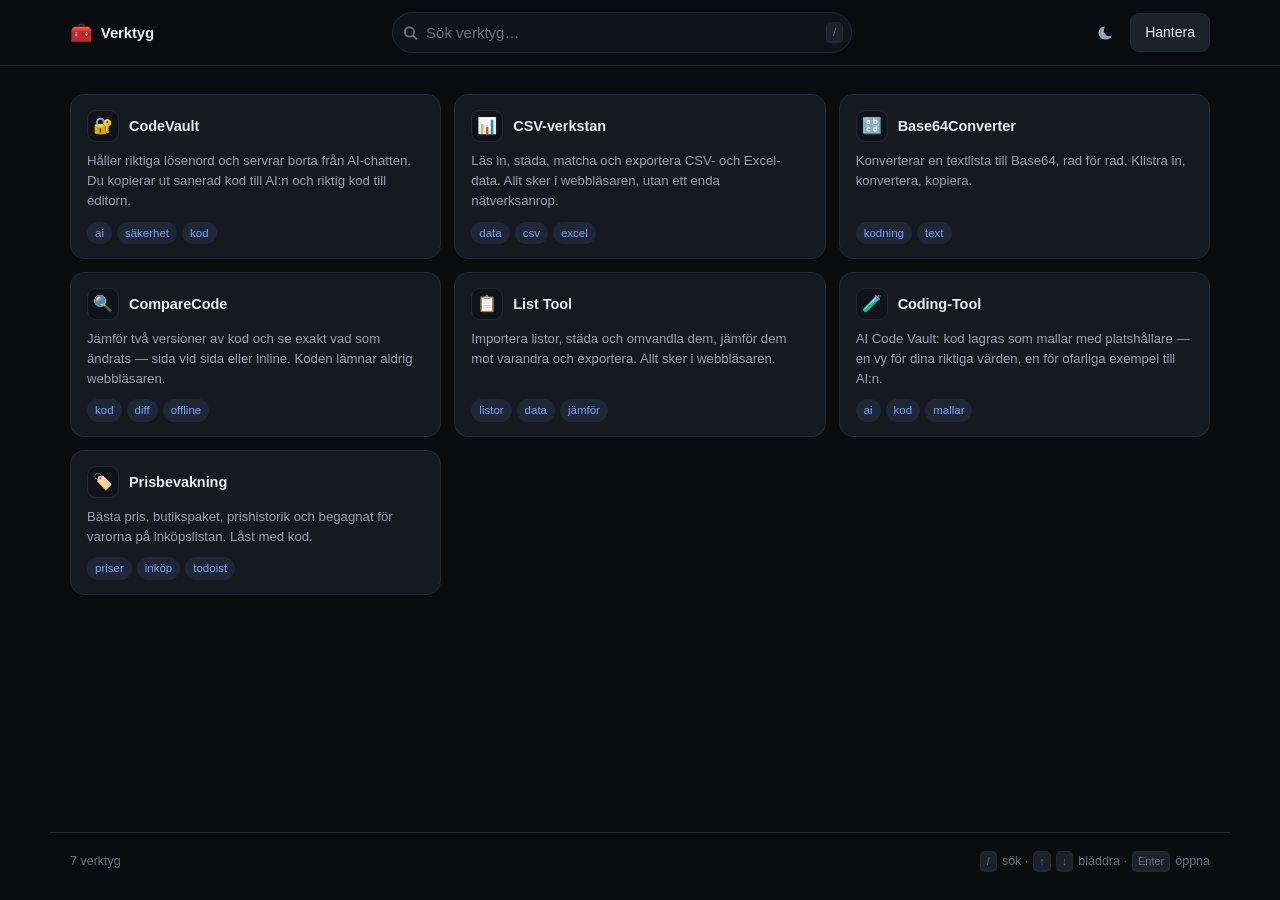
<file: index.html>
<!doctype html>
<html lang="sv" data-theme="dark">
<head>
<meta charset="utf-8">
<meta name="viewport" content="width=device-width, initial-scale=1">
<title>Verktyg</title>
<meta name="description" content="Startsida som samlar och öppnar mina verktyg på GitHub.">
<link rel="icon" href="data:image/svg+xml,<svg xmlns='http://www.w3.org/2000/svg' viewBox='0 0 100 100'><text y='.9em' font-size='90'>🧰</text></svg>">
<link rel="stylesheet" href="assets/theme.css">
<link rel="stylesheet" href="assets/app.css">
<script>
  /* Sätt temat före första målningen så det inte blinkar. */
  try {
    var t = localStorage.getItem('webstart:theme');
    if (t === 'light' || t === 'dark') document.documentElement.dataset.theme = t;
  } catch (e) { /* localStorage kan vara blockerad */ }
</script>
</head>
<body>

<header class="topbar">
  <div class="topbar-inner">
    <a class="brand" href="./">
      <span class="brand-mark" aria-hidden="true">🧰</span>
      <span>Verktyg</span>
    </a>

    <div class="search-wrap">
      <svg class="search-icon" viewBox="0 0 16 16" aria-hidden="true" width="15" height="15">
        <path fill="currentColor" d="M11.74 10.34a6 6 0 1 0-1.4 1.4l3.2 3.2a1 1 0 0 0 1.42-1.42zM7 11a4 4 0 1 1 0-8 4 4 0 0 1 0 8"/>
      </svg>
      <input id="search" class="field search" type="search" placeholder="Sök verktyg…"
             autocomplete="off" spellcheck="false" aria-label="Sök verktyg">
      <kbd class="search-kbd" aria-hidden="true">/</kbd>
    </div>

    <div class="topbar-actions">
      <button id="theme-toggle" class="btn btn-icon" type="button" title="Växla ljust/mörkt tema">
        <span class="visually-hidden">Växla tema</span>
        <svg class="icon-moon" viewBox="0 0 16 16" width="16" height="16" aria-hidden="true">
          <path fill="currentColor" d="M6.2 1.4A6.6 6.6 0 0 0 8 14.5a6.6 6.6 0 0 0 6.2-4.3 5.3 5.3 0 0 1-8-6.2q0-1.4.6-2.6a6.6 6.6 0 0 0-.6 0"/>
        </svg>
        <svg class="icon-sun" viewBox="0 0 16 16" width="16" height="16" aria-hidden="true">
          <path fill="currentColor" d="M8 0a1 1 0 0 1 1 1v1a1 1 0 0 1-2 0V1a1 1 0 0 1 1-1m0 12a1 1 0 0 1 1 1v1a1 1 0 0 1-2 0v-1a1 1 0 0 1 1-1m8-4a1 1 0 0 1-1 1h-1a1 1 0 0 1 0-2h1a1 1 0 0 1 1 1M3 8a1 1 0 0 1-1 1H1a1 1 0 0 1 0-2h1a1 1 0 0 1 1 1m10.7-5.7a1 1 0 0 1 0 1.4l-.7.7a1 1 0 1 1-1.4-1.4l.7-.7a1 1 0 0 1 1.4 0M4.4 11.6a1 1 0 0 1 0 1.4l-.7.7a1 1 0 0 1-1.4-1.4l.7-.7a1 1 0 0 1 1.4 0m9.3 2.1a1 1 0 0 1-1.4 0l-.7-.7a1 1 0 0 1 1.4-1.4l.7.7a1 1 0 0 1 0 1.4M4.4 4.4A1 1 0 0 1 3 4.4l-.7-.7a1 1 0 0 1 1.4-1.4l.7.7a1 1 0 0 1 0 1.4M8 4.5a3.5 3.5 0 1 0 0 7 3.5 3.5 0 0 0 0-7"/>
        </svg>
      </button>
      <a class="btn" href="admin.html">Hantera</a>
    </div>
  </div>
</header>

<main class="wrap" id="main">
  <div id="status" class="status" role="status" aria-live="polite"></div>
  <div id="content"></div>
</main>

<footer class="wrap foot">
  <span id="count" class="foot-count"></span>
  <span class="foot-hint">
    <kbd>/</kbd> sök · <kbd>↑</kbd><kbd>↓</kbd> bläddra · <kbd>Enter</kbd> öppna
  </span>
</footer>

<script type="module" src="assets/app.js"></script>
</body>
</html>
</file>
<file: assets/theme.css>
/* Designtokens och delad bas för Webstart.
   Mörkt tema är standard; [data-theme="light"] växlar till ljust. */

:root {
  color-scheme: dark;

  --bg:         #0a0c10;
  --bg-soft:    #10131a;
  --surface:    #151920;
  --surface-2:  #1c212a;
  --border:     #242a35;
  --border-lit: #39424f;

  --text:       #e8ebf0;
  --text-dim:   #98a2b3;
  --text-faint: #6a7382;

  --accent:     #7aa2f7;
  --accent-dim: #4d6fbd;
  --accent-bg:  rgba(122, 162, 247, 0.10);

  --ok:         #9ece6a;
  --warn:       #e0af68;
  --danger:     #f7768e;

  --radius:     14px;
  --radius-sm:  9px;
  --shadow:     0 1px 2px rgba(0, 0, 0, .40), 0 10px 30px rgba(0, 0, 0, .30);
  --shadow-lit: 0 1px 2px rgba(0, 0, 0, .40), 0 16px 40px rgba(0, 0, 0, .45);

  --font: -apple-system, BlinkMacSystemFont, "Segoe UI", Roboto, "Helvetica Neue", Arial, sans-serif;
  --mono: ui-monospace, SFMono-Regular, "SF Mono", Menlo, Consolas, monospace;

  --maxw: 1180px;
}

[data-theme="light"] {
  color-scheme: light;

  --bg:         #f4f6f8;
  --bg-soft:    #eaedf1;
  --surface:    #ffffff;
  --surface-2:  #f2f4f7;
  --border:     #e0e4ea;
  --border-lit: #c2cad6;

  --text:       #161a20;
  --text-dim:   #58616f;
  --text-faint: #838c99;

  --accent:     #3563c9;
  --accent-dim: #7b98db;
  --accent-bg:  rgba(53, 99, 201, 0.08);

  --ok:         #3f7d24;
  --warn:       #9a6a14;
  --danger:     #c53b53;

  --shadow:     0 1px 2px rgba(16, 24, 40, .06), 0 8px 24px rgba(16, 24, 40, .07);
  --shadow-lit: 0 1px 2px rgba(16, 24, 40, .08), 0 14px 34px rgba(16, 24, 40, .12);
}

* { box-sizing: border-box; }

html { -webkit-text-size-adjust: 100%; }

body {
  margin: 0;
  display: flex;
  flex-direction: column;
  min-height: 100vh;
  background: var(--bg);
  color: var(--text);
  font-family: var(--font);
  font-size: 15px;
  line-height: 1.55;
  -webkit-font-smoothing: antialiased;
}

a { color: var(--accent); }

:focus-visible {
  outline: 2px solid var(--accent);
  outline-offset: 2px;
  border-radius: 4px;
}

/* --- Formulärelement --- */

input, textarea, select, button {
  font: inherit;
  color: inherit;
}

.field {
  width: 100%;
  padding: 8px 11px;
  background: var(--bg-soft);
  border: 1px solid var(--border);
  border-radius: var(--radius-sm);
  color: var(--text);
  transition: border-color .15s, background .15s;
}
.field::placeholder { color: var(--text-faint); }
.field:hover { border-color: var(--border-lit); }
.field:focus {
  outline: none;
  border-color: var(--accent);
  background: var(--surface);
}

.btn {
  display: inline-flex;
  align-items: center;
  gap: 7px;
  padding: 8px 14px;
  background: var(--surface-2);
  border: 1px solid var(--border);
  border-radius: var(--radius-sm);
  color: var(--text);
  font-size: 14px;
  font-weight: 500;
  cursor: pointer;
  white-space: nowrap;
  text-decoration: none;
  transition: background .15s, border-color .15s, transform .08s;
}
.btn:hover:not(:disabled) { background: var(--surface); border-color: var(--border-lit); }
.btn:active:not(:disabled) { transform: translateY(1px); }
.btn:disabled { opacity: .45; cursor: not-allowed; }

.btn-primary {
  background: var(--accent);
  border-color: var(--accent);
  color: #0a0c10;
  font-weight: 600;
}
.btn-primary:hover:not(:disabled) { background: #8fb3f9; border-color: #8fb3f9; }
[data-theme="light"] .btn-primary { color: #fff; }
[data-theme="light"] .btn-primary:hover:not(:disabled) { background: #2b55b3; border-color: #2b55b3; }

.btn-icon {
  padding: 7px;
  line-height: 0;
  background: transparent;
  border-color: transparent;
  color: var(--text-dim);
}
.btn-icon:hover:not(:disabled) { background: var(--surface-2); color: var(--text); border-color: var(--border); }

/* --- Småkomponenter --- */

.tag {
  display: inline-block;
  padding: 2px 8px;
  background: var(--accent-bg);
  border-radius: 999px;
  color: var(--accent);
  font-size: 11.5px;
  font-weight: 500;
  line-height: 1.6;
  white-space: nowrap;
}

.pill {
  display: inline-flex;
  align-items: center;
  gap: 4px;
  padding: 1px 7px;
  border: 1px solid var(--border);
  border-radius: 999px;
  color: var(--text-faint);
  font-size: 11px;
  font-weight: 500;
  white-space: nowrap;
}
.pill-ok   { color: var(--ok);   border-color: color-mix(in srgb, var(--ok) 40%, transparent); }
.pill-warn { color: var(--warn); border-color: color-mix(in srgb, var(--warn) 40%, transparent); }

.notice {
  padding: 11px 14px;
  border: 1px solid var(--border);
  border-radius: var(--radius-sm);
  background: var(--surface);
  color: var(--text-dim);
  font-size: 13.5px;
}
.notice-warn   { border-color: color-mix(in srgb, var(--warn) 45%, transparent);   background: color-mix(in srgb, var(--warn) 8%, var(--surface)); }
.notice-danger { border-color: color-mix(in srgb, var(--danger) 45%, transparent); background: color-mix(in srgb, var(--danger) 8%, var(--surface)); }
.notice-ok     { border-color: color-mix(in srgb, var(--ok) 45%, transparent);     background: color-mix(in srgb, var(--ok) 8%, var(--surface)); }

.visually-hidden {
  position: absolute;
  width: 1px; height: 1px;
  padding: 0; margin: -1px;
  overflow: hidden;
  clip: rect(0 0 0 0);
  white-space: nowrap;
  border: 0;
}

/* Under själva temabytet ska ingenting tona. Annars hinner färgerna glida i
   otakt - texten byts direkt medan kortbakgrunden fortfarande tonar om, och
   ett ögonblick står mörk text på mörkt kort. */
.theme-switching, .theme-switching * { transition: none !important; }

@media (prefers-reduced-motion: reduce) {
  * { transition-duration: .01ms !important; animation-duration: .01ms !important; }
}
</file>
<file: assets/app.css>
/* Startsidan: topbar, rutnät av verktygskort. */

.wrap {
  width: 100%;
  max-width: var(--maxw);
  margin: 0 auto;
  padding-inline: 20px;
}

/* --- Topbar --- */

.topbar {
  position: sticky;
  top: 0;
  z-index: 20;
  background: color-mix(in srgb, var(--bg) 86%, transparent);
  backdrop-filter: blur(12px);
  border-bottom: 1px solid var(--border);
}

.topbar-inner {
  display: flex;
  align-items: center;
  gap: 14px;
  width: 100%;
  max-width: var(--maxw);
  margin: 0 auto;
  padding: 12px 20px;
}

.brand {
  display: flex;
  align-items: center;
  gap: 9px;
  color: var(--text);
  font-size: 15px;
  font-weight: 650;
  letter-spacing: -.01em;
  text-decoration: none;
  white-space: nowrap;
}
.brand-mark { font-size: 18px; line-height: 1; }

.search-wrap {
  position: relative;
  flex: 1;
  min-width: 0;
  max-width: 460px;
  margin-inline: auto;
}
.search-icon {
  position: absolute;
  left: 11px;
  top: 50%;
  transform: translateY(-50%);
  color: var(--text-faint);
  pointer-events: none;
}
.search {
  padding-left: 33px;
  padding-right: 30px;
  border-radius: 999px;
}
.search::-webkit-search-cancel-button { display: none; }
.search-kbd {
  position: absolute;
  right: 9px;
  top: 50%;
  transform: translateY(-50%);
  pointer-events: none;
  transition: opacity .15s;
}
.search:focus ~ .search-kbd,
.search:not(:placeholder-shown) ~ .search-kbd { opacity: 0; }

.topbar-actions { display: flex; align-items: center; gap: 8px; }

kbd {
  display: inline-block;
  min-width: 17px;
  padding: 1px 5px;
  background: var(--surface-2);
  border: 1px solid var(--border);
  border-bottom-width: 2px;
  border-radius: 5px;
  color: var(--text-faint);
  font-family: var(--font);
  font-size: 11px;
  line-height: 1.5;
  text-align: center;
}

/* Visa rätt temaikon: månen i mörkt läge, solen i ljust. */
.icon-sun { display: none; }
[data-theme="light"] .icon-sun { display: block; }
[data-theme="light"] .icon-moon { display: none; }

/* --- Innehåll --- */

#main { flex: 1 0 auto; padding-top: 28px; padding-bottom: 40px; }

.status:empty { display: none; }
.status { margin-bottom: 20px; }

.section + .section { margin-top: 32px; }

.section-title {
  margin: 0 0 13px;
  color: var(--text-dim);
  font-size: 12px;
  font-weight: 600;
  letter-spacing: .07em;
  text-transform: uppercase;
}

.grid {
  display: grid;
  grid-template-columns: repeat(auto-fill, minmax(285px, 1fr));
  gap: 13px;
}

/* --- Kort --- */

.card {
  position: relative;
  display: flex;
  flex-direction: column;
  gap: 9px;
  padding: 15px 16px 14px;
  background: var(--surface);
  border: 1px solid var(--border);
  border-radius: var(--radius);
  transition: border-color .16s, background .16s, transform .16s, box-shadow .16s;
}
.card:hover,
.card:focus-within {
  background: var(--surface-2);
  border-color: var(--border-lit);
  transform: translateY(-2px);
  box-shadow: var(--shadow-lit);
}

.card-head { display: flex; align-items: center; gap: 10px; min-width: 0; }

.card-icon {
  display: grid;
  place-items: center;
  flex: none;
  width: 32px;
  height: 32px;
  background: var(--bg-soft);
  border: 1px solid var(--border);
  border-radius: 9px;
  font-size: 16px;
  line-height: 1;
}
.card-icon-letter { font-weight: 650; color: var(--accent); font-size: 14px; }

.card-name {
  margin: 0;
  font-size: 14.5px;
  font-weight: 620;
  letter-spacing: -.005em;
  min-width: 0;
}
.card-name a {
  color: var(--text);
  text-decoration: none;
  display: block;
  overflow: hidden;
  text-overflow: ellipsis;
  white-space: nowrap;
}
/* Gör hela kortet klickbart utan att nästla <a> i <a>. */
.card-name a::after { content: ""; position: absolute; inset: 0; z-index: 1; border-radius: var(--radius); }
.card:hover .card-name a { color: var(--accent); }

.card-desc {
  margin: 0;
  color: var(--text-dim);
  font-size: 13.2px;
  line-height: 1.5;
  display: -webkit-box;
  -webkit-line-clamp: 4;
  line-clamp: 4;
  -webkit-box-orient: vertical;
  overflow: hidden;
}
.card-desc-empty { color: var(--text-faint); font-style: italic; }

.card-tags { display: flex; flex-wrap: wrap; gap: 5px; margin-top: auto; padding-top: 2px; }

.card-src {
  position: absolute;
  z-index: 2;
  top: 12px;
  right: 12px;
  display: grid;
  place-items: center;
  width: 26px;
  height: 26px;
  border-radius: 7px;
  color: var(--text-faint);
  opacity: 0;
  transition: opacity .16s, color .16s, background .16s;
}
.card:hover .card-src,
.card-src:focus-visible { opacity: 1; }
.card-src:hover { background: var(--bg-soft); color: var(--text); }
@media (hover: none) { .card-src { opacity: .6; } }

/* --- Tomma lägen --- */

.empty {
  padding: 56px 24px;
  text-align: center;
  color: var(--text-dim);
}
.empty-mark { font-size: 30px; line-height: 1; margin-bottom: 12px; }
.empty h2 { margin: 0 0 6px; color: var(--text); font-size: 16px; font-weight: 600; }
.empty p { margin: 0 auto; max-width: 42ch; font-size: 13.5px; }
.empty .btn { margin-top: 16px; }

/* --- Sidfot --- */

.foot {
  display: flex;
  flex-wrap: wrap;
  gap: 10px 16px;
  align-items: center;
  justify-content: space-between;
  padding-top: 18px;
  padding-bottom: 28px;
  border-top: 1px solid var(--border);
  color: var(--text-faint);
  font-size: 12.5px;
}
.foot-hint { display: flex; align-items: center; gap: 5px; }

/* --- Smala skärmar --- */

@media (max-width: 720px) {
  .topbar-inner { flex-wrap: wrap; padding: 10px 16px; }
  .wrap { padding-inline: 16px; }
  .search-wrap { order: 3; flex-basis: 100%; max-width: none; margin: 2px 0 0; }
  .brand { margin-right: auto; }
  .grid { grid-template-columns: 1fr; }
  .foot-hint { display: none; }
  .card-src { opacity: .6; }
}
</file>
